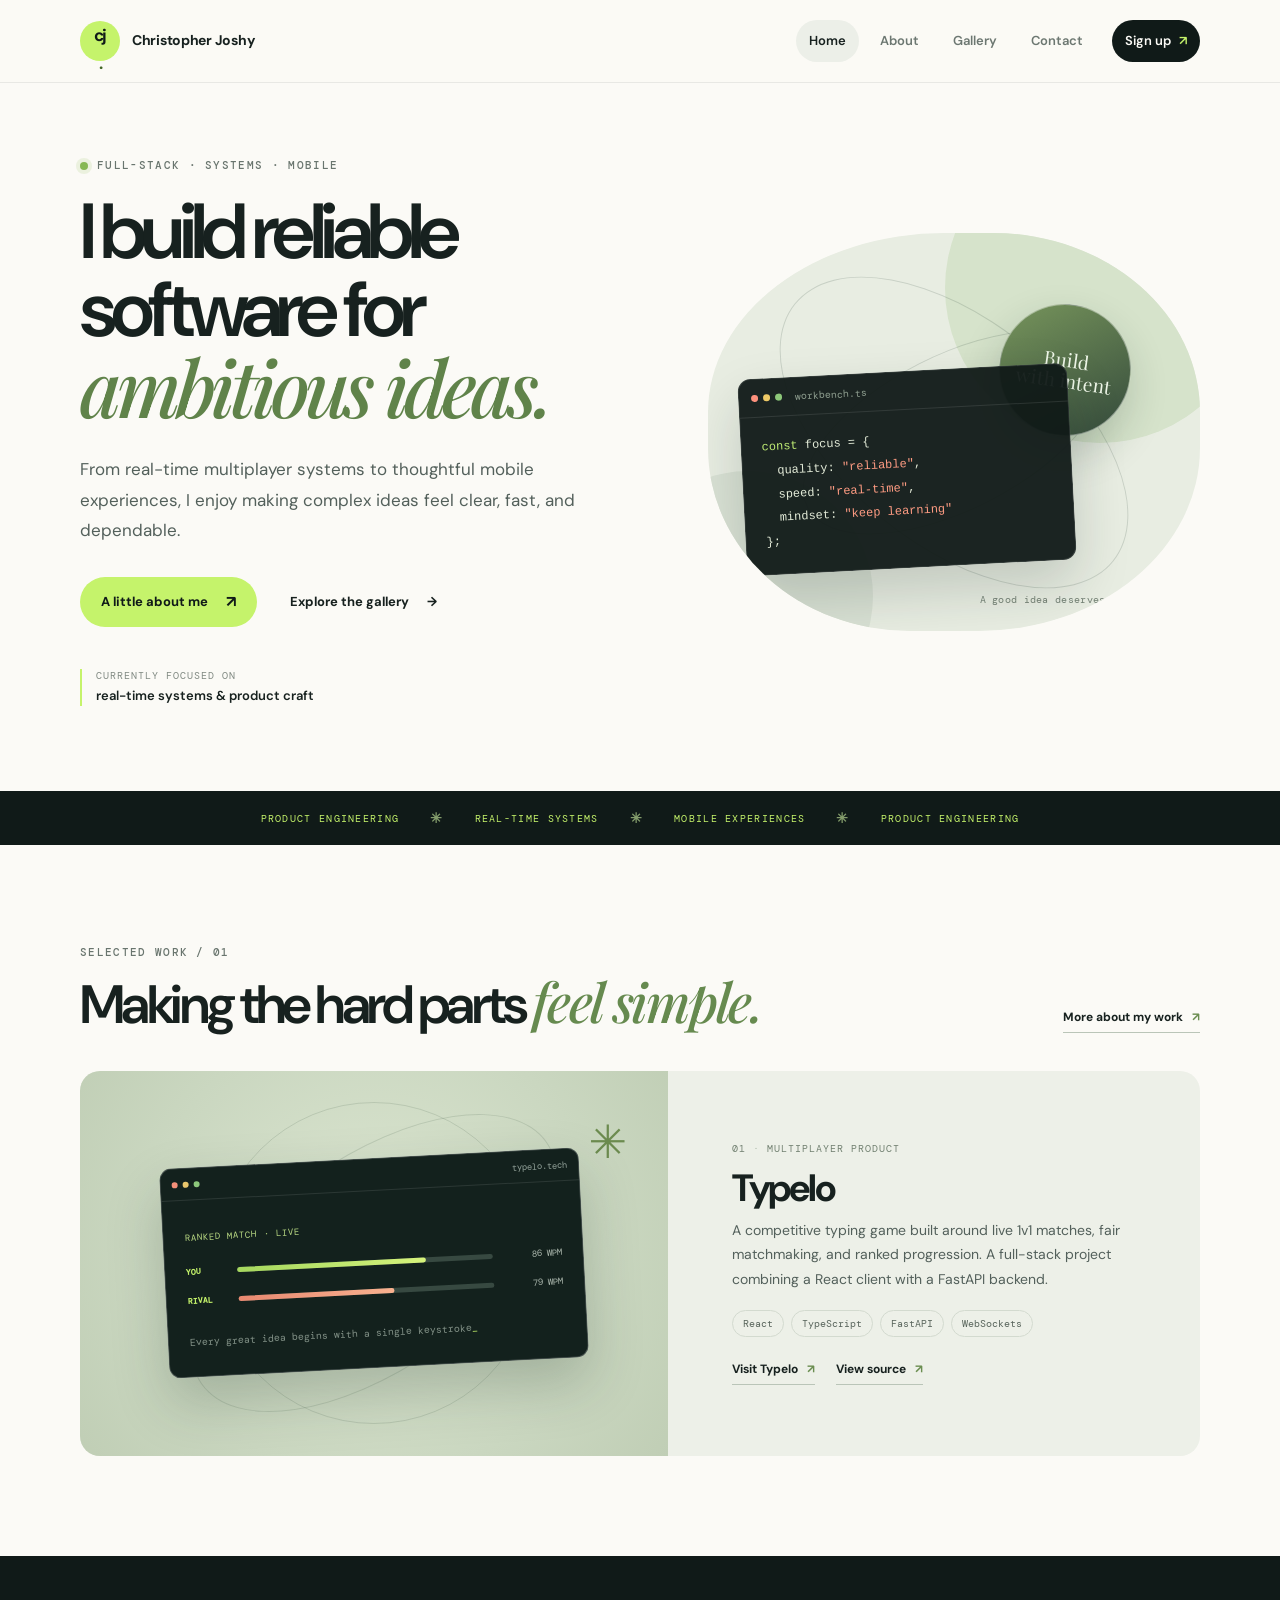
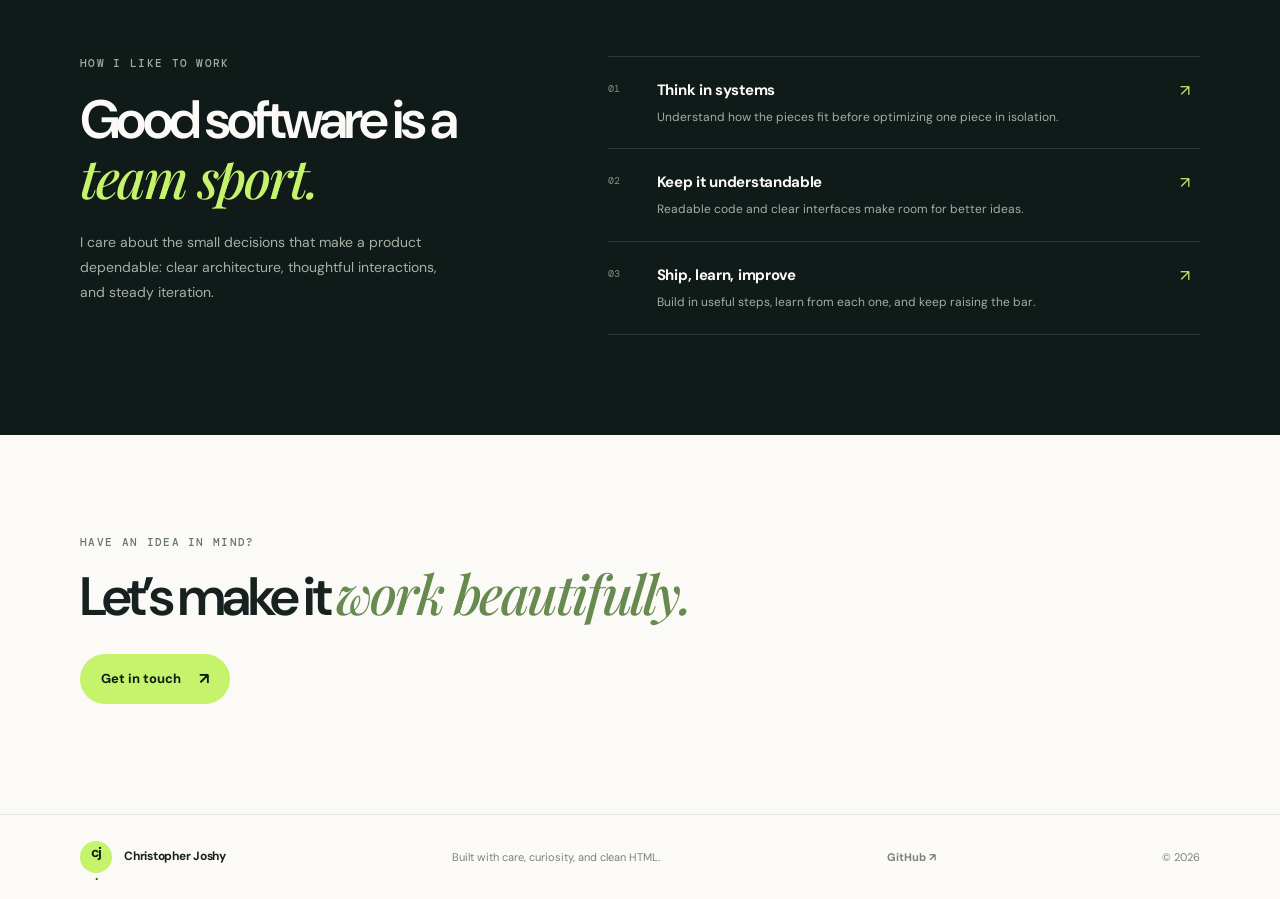
<file: index.html>
<!doctype html>
<html lang="en">
  <head>
    <meta charset="utf-8" />
    <meta name="viewport" content="width=device-width, initial-scale=1" />
    <meta name="description" content="The portfolio of Christopher Joshy, full-stack developer, systems programmer, and mobile app developer." />
    <meta name="theme-color" content="#101a18" />
    <title>Christopher Joshy — Developer & Builder</title>
    <link rel="stylesheet" href="styles.css" />
  </head>
  <body>
    <header class="site-header">
      <div class="container nav-wrap">
        <a class="brand" href="index.html" aria-label="Christopher Joshy home"><span class="brand-mark">cj<span>.</span></span><span class="brand-name">Christopher Joshy</span></a>
        <nav class="site-nav" aria-label="Main navigation">
          <a class="nav-link" href="index.html" aria-current="page">Home</a>
          <a class="nav-link" href="about.html">About</a>
          <a class="nav-link" href="gallery.html">Gallery</a>
          <a class="nav-link" href="contact.html">Contact</a>
          <a class="nav-cta" href="signup.html">Sign up <span aria-hidden="true">↗</span></a>
        </nav>
      </div>
    </header>

    <main>
      <section class="hero container">
        <div class="hero-copy">
          <p class="eyebrow"><span class="status-dot"></span> Full-stack · Systems · Mobile</p>
          <h1>I build reliable software for <span class="accent-text">ambitious ideas.</span></h1>
          <p class="hero-lede">From real-time multiplayer systems to thoughtful mobile experiences, I enjoy making complex ideas feel clear, fast, and dependable.</p>
          <div class="button-row">
            <a class="button button-primary" href="about.html">A little about me <span aria-hidden="true">↗</span></a>
            <a class="button button-quiet" href="gallery.html">Explore the gallery <span aria-hidden="true">→</span></a>
          </div>
          <div class="hero-footnote"><span>Currently focused on</span><strong>real-time systems & product craft</strong></div>
        </div>
        <div class="hero-art" aria-label="A small visual summary of my development work">
          <div class="orbit orbit-one"></div><div class="orbit orbit-two"></div>
          <div class="hero-orb"><span>Build<br />with intent</span></div>
          <div class="code-card">
            <div class="code-top"><span></span><span></span><span></span><small>workbench.ts</small></div>
            <pre><code><i>const</i> focus = {
  quality: <b>"reliable"</b>,
  speed: <b>"real-time"</b>,
  mindset: <b>"keep learning"</b>
};</code></pre>
          </div>
          <span class="art-caption">A good idea deserves a solid build.</span>
        </div>
      </section>

      <section class="ticker" aria-label="Areas of work">
        <div class="ticker-inner"><span>PRODUCT ENGINEERING</span><b>✳</b><span>REAL-TIME SYSTEMS</span><b>✳</b><span>MOBILE EXPERIENCES</span><b>✳</b><span>PRODUCT ENGINEERING</span></div>
      </section>

      <section class="section container">
        <div class="section-heading">
          <div><p class="eyebrow">Selected work / 01</p><h2>Making the hard parts <span class="serif-accent">feel simple.</span></h2></div>
          <a class="text-link" href="about.html">More about my work <span aria-hidden="true">↗</span></a>
        </div>
        <article class="feature-project">
          <div class="project-visual" aria-hidden="true">
            <div class="project-window">
              <div class="window-bar"><span></span><span></span><span></span><small>typelo.tech</small></div>
              <div class="race-track"><span class="track-label">RANKED MATCH · LIVE</span><div class="race-line"><b>YOU</b><span class="track-fill"></span><em>86 WPM</em></div><div class="race-line second"><b>RIVAL</b><span class="track-fill"></span><em>79 WPM</em></div><div class="word-strip">Every great idea begins with a single keystroke<span>_</span></div></div>
            </div>
            <span class="visual-spark">✳</span>
          </div>
          <div class="project-copy">
            <p class="project-kicker">01 <span>·</span> Multiplayer product</p>
            <h3>Typelo</h3>
            <p>A competitive typing game built around live 1v1 matches, fair matchmaking, and ranked progression. A full-stack project combining a React client with a FastAPI backend.</p>
            <ul class="tag-list" aria-label="Technologies used"><li>React</li><li>TypeScript</li><li>FastAPI</li><li>WebSockets</li></ul>
            <div class="project-links"><a class="text-link" href="https://www.typelo.tech/" target="_blank" rel="noreferrer">Visit Typelo <span aria-hidden="true">↗</span></a><a class="text-link" href="https://github.com/ChristopherJoshy/Typelo" target="_blank" rel="noreferrer">View source <span aria-hidden="true">↗</span></a></div>
          </div>
        </article>
      </section>

      <section class="section section-dark">
        <div class="container approach-grid">
          <div><p class="eyebrow eyebrow-light">How I like to work</p><h2>Good software is a <span class="serif-accent">team sport.</span></h2><p class="section-intro">I care about the small decisions that make a product dependable: clear architecture, thoughtful interactions, and steady iteration.</p></div>
          <div class="approach-list">
            <article><span>01</span><div><h3>Think in systems</h3><p>Understand how the pieces fit before optimizing one piece in isolation.</p></div><b aria-hidden="true">↗</b></article>
            <article><span>02</span><div><h3>Keep it understandable</h3><p>Readable code and clear interfaces make room for better ideas.</p></div><b aria-hidden="true">↗</b></article>
            <article><span>03</span><div><h3>Ship, learn, improve</h3><p>Build in useful steps, learn from each one, and keep raising the bar.</p></div><b aria-hidden="true">↗</b></article>
          </div>
        </div>
      </section>

      <section class="closing container">
        <p class="eyebrow">Have an idea in mind?</p><h2>Let’s make it <span class="serif-accent">work beautifully.</span></h2>
        <a class="button button-primary" href="contact.html">Get in touch <span aria-hidden="true">↗</span></a>
      </section>
    </main>

    <footer class="site-footer"><div class="container footer-inner"><a class="brand" href="index.html"><span class="brand-mark">cj<span>.</span></span><span class="brand-name">Christopher Joshy</span></a><p>Built with care, curiosity, and clean HTML.</p><a href="https://github.com/ChristopherJoshy" target="_blank" rel="noreferrer">GitHub ↗</a><span>© 2026</span></div></footer>
  </body>
</html>
</file>
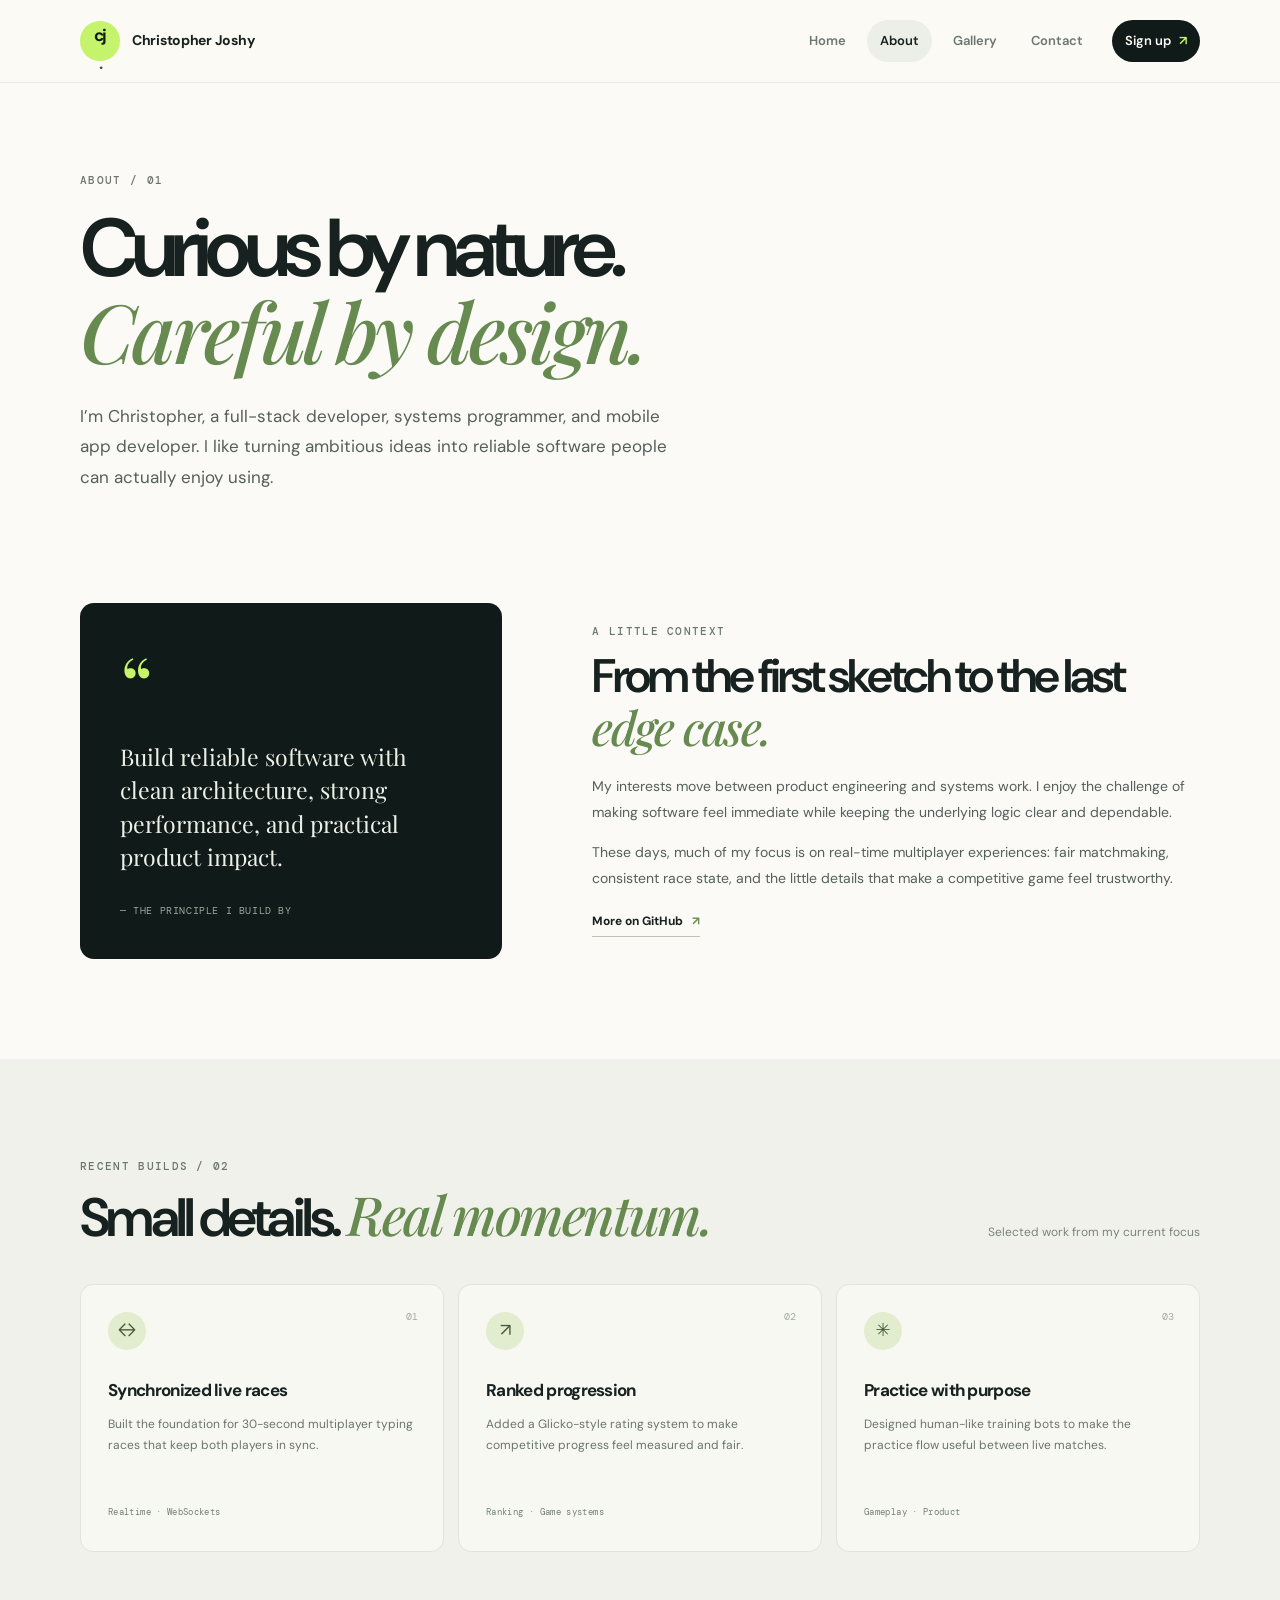
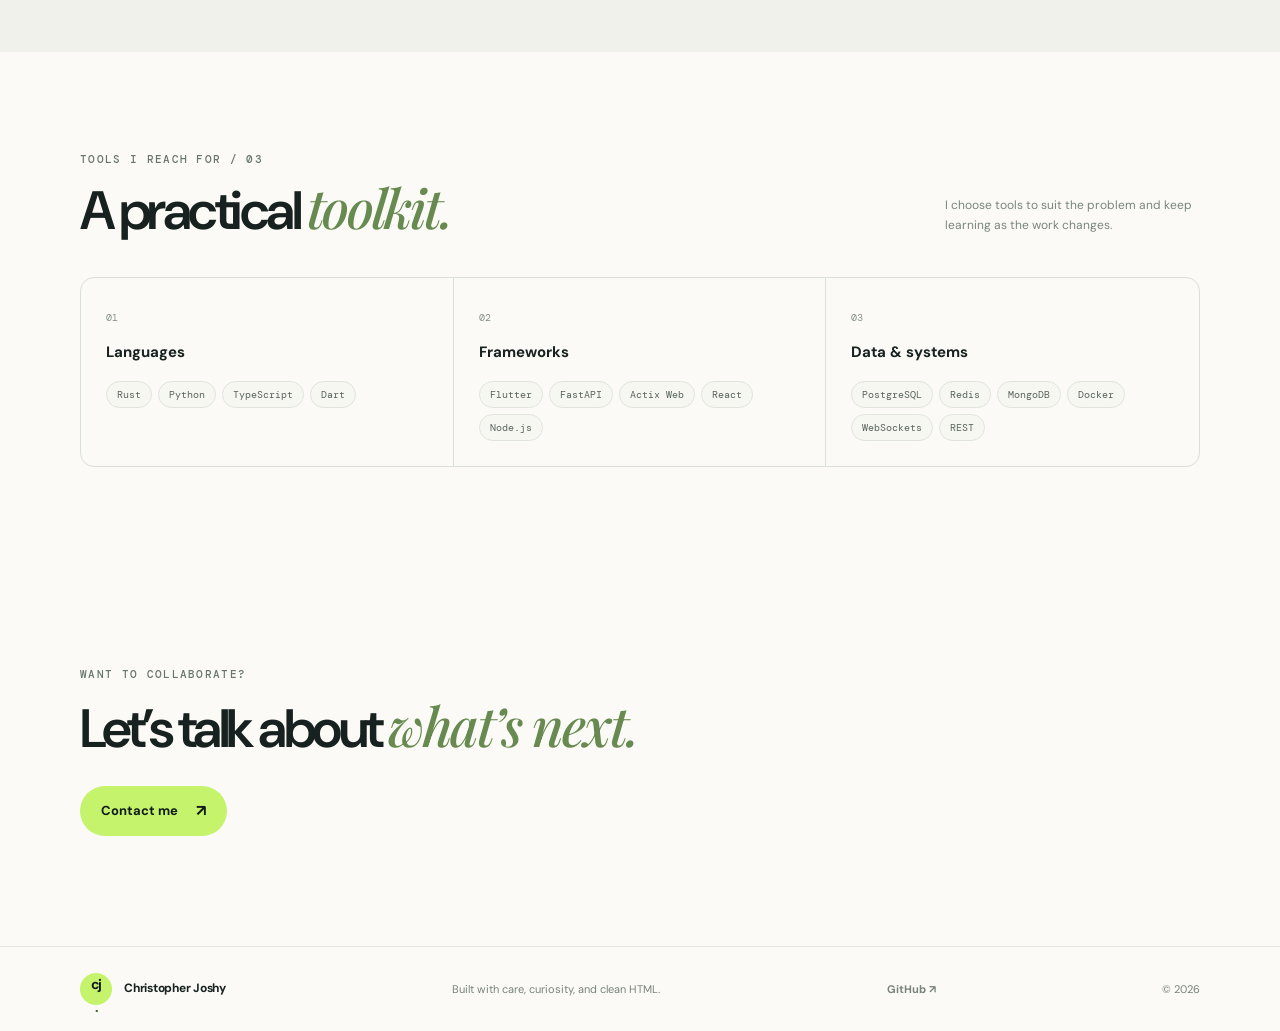
<file: about.html>
<!doctype html>
<html lang="en">
  <head>
    <meta charset="utf-8" />
    <meta name="viewport" content="width=device-width, initial-scale=1" />
    <meta name="description" content="About Christopher Joshy: full-stack developer, systems programmer, and mobile app developer." />
    <meta name="theme-color" content="#101a18" />
    <title>About — Christopher Joshy</title>
    <link rel="stylesheet" href="styles.css" />
  </head>
  <body>
    <header class="site-header"><div class="container nav-wrap"><a class="brand" href="index.html" aria-label="Christopher Joshy home"><span class="brand-mark">cj<span>.</span></span><span class="brand-name">Christopher Joshy</span></a><nav class="site-nav" aria-label="Main navigation"><a class="nav-link" href="index.html">Home</a><a class="nav-link" href="about.html" aria-current="page">About</a><a class="nav-link" href="gallery.html">Gallery</a><a class="nav-link" href="contact.html">Contact</a><a class="nav-cta" href="signup.html">Sign up <span aria-hidden="true">↗</span></a></nav></div></header>
    <main>
      <section class="page-hero container"><p class="eyebrow">About / 01</p><h1>Curious by nature.<br /><span class="serif-accent">Careful by design.</span></h1><p class="page-lede">I’m Christopher, a full-stack developer, systems programmer, and mobile app developer. I like turning ambitious ideas into reliable software people can actually enjoy using.</p></section>
      <section class="section container about-grid">
        <div class="about-note"><span class="note-mark">“</span><p>Build reliable software with clean architecture, strong performance, and practical product impact.</p><span class="note-signature">— The principle I build by</span></div>
        <div class="about-copy"><p class="eyebrow">A little context</p><h2>From the first sketch to the last <span class="serif-accent">edge case.</span></h2><p>My interests move between product engineering and systems work. I enjoy the challenge of making software feel immediate while keeping the underlying logic clear and dependable.</p><p>These days, much of my focus is on real-time multiplayer experiences: fair matchmaking, consistent race state, and the little details that make a competitive game feel trustworthy.</p><a class="text-link" href="https://github.com/ChristopherJoshy" target="_blank" rel="noreferrer">More on GitHub <span aria-hidden="true">↗</span></a></div>
      </section>

      <section class="section section-tint"><div class="container"><div class="section-heading"><div><p class="eyebrow">Recent builds / 02</p><h2>Small details. <span class="serif-accent">Real momentum.</span></h2></div><span class="section-side-note">Selected work from my current focus</span></div>
        <div class="milestone-grid">
          <article class="milestone-card"><span class="milestone-number">01</span><div class="milestone-icon">↔</div><h3>Synchronized live races</h3><p>Built the foundation for 30-second multiplayer typing races that keep both players in sync.</p><span class="milestone-tag">Realtime · WebSockets</span></article>
          <article class="milestone-card"><span class="milestone-number">02</span><div class="milestone-icon">↗</div><h3>Ranked progression</h3><p>Added a Glicko-style rating system to make competitive progress feel measured and fair.</p><span class="milestone-tag">Ranking · Game systems</span></article>
          <article class="milestone-card"><span class="milestone-number">03</span><div class="milestone-icon">✳</div><h3>Practice with purpose</h3><p>Designed human-like training bots to make the practice flow useful between live matches.</p><span class="milestone-tag">Gameplay · Product</span></article>
        </div>
      </div></section>

      <section class="section container"><div class="section-heading"><div><p class="eyebrow">Tools I reach for / 03</p><h2>A practical <span class="serif-accent">toolkit.</span></h2></div><p class="section-side-note">I choose tools to suit the problem and keep learning as the work changes.</p></div>
        <div class="stack-grid">
          <article><span class="stack-index">01</span><h3>Languages</h3><div class="tag-list"><span>Rust</span><span>Python</span><span>TypeScript</span><span>Dart</span></div></article>
          <article><span class="stack-index">02</span><h3>Frameworks</h3><div class="tag-list"><span>Flutter</span><span>FastAPI</span><span>Actix Web</span><span>React</span><span>Node.js</span></div></article>
          <article><span class="stack-index">03</span><h3>Data & systems</h3><div class="tag-list"><span>PostgreSQL</span><span>Redis</span><span>MongoDB</span><span>Docker</span><span>WebSockets</span><span>REST</span></div></article>
        </div>
      </section>
      <section class="closing container"><p class="eyebrow">Want to collaborate?</p><h2>Let’s talk about <span class="serif-accent">what’s next.</span></h2><a class="button button-primary" href="contact.html">Contact me <span aria-hidden="true">↗</span></a></section>
    </main>
    <footer class="site-footer"><div class="container footer-inner"><a class="brand" href="index.html"><span class="brand-mark">cj<span>.</span></span><span class="brand-name">Christopher Joshy</span></a><p>Built with care, curiosity, and clean HTML.</p><a href="https://github.com/ChristopherJoshy" target="_blank" rel="noreferrer">GitHub ↗</a><span>© 2026</span></div></footer>
  </body>
</html>
</file>
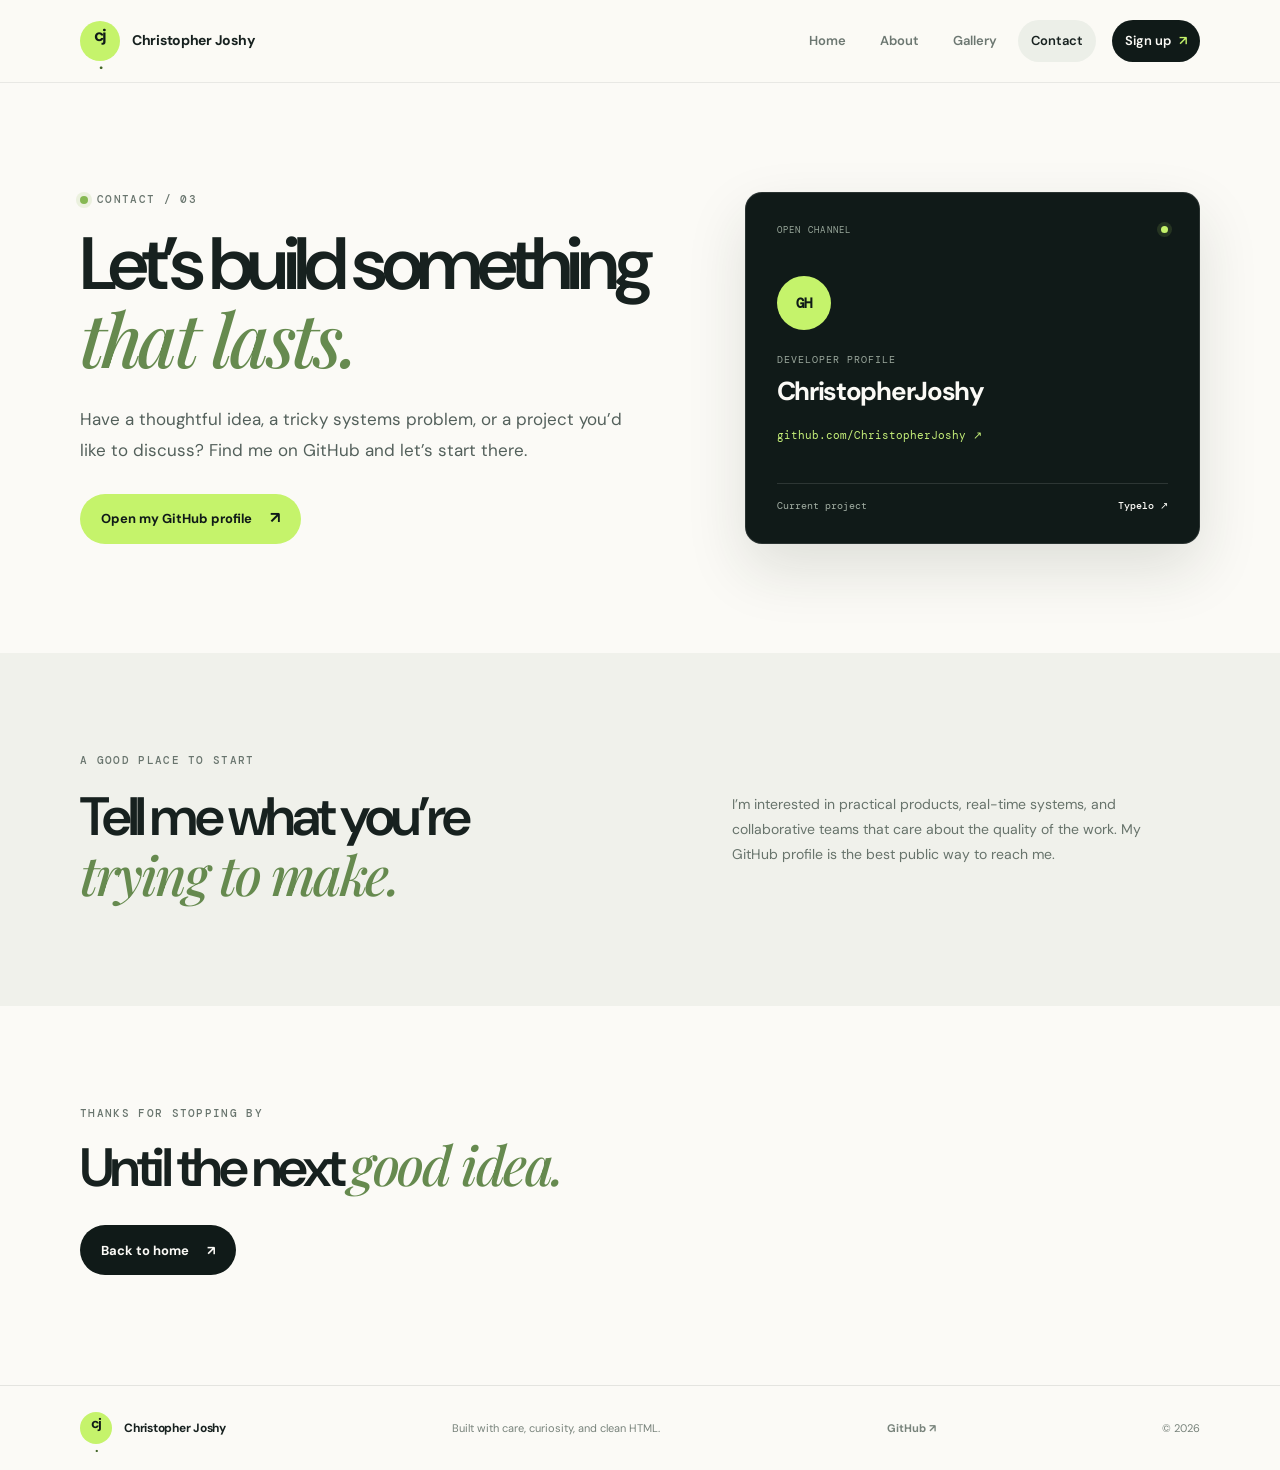
<file: contact.html>
<!doctype html>
<html lang="en">
  <head>
    <meta charset="utf-8" />
    <meta name="viewport" content="width=device-width, initial-scale=1" />
    <meta name="description" content="Contact Christopher Joshy and explore his work on GitHub." />
    <meta name="theme-color" content="#101a18" />
    <title>Contact — Christopher Joshy</title>
    <link rel="stylesheet" href="styles.css" />
  </head>
  <body>
    <header class="site-header"><div class="container nav-wrap"><a class="brand" href="index.html" aria-label="Christopher Joshy home"><span class="brand-mark">cj<span>.</span></span><span class="brand-name">Christopher Joshy</span></a><nav class="site-nav" aria-label="Main navigation"><a class="nav-link" href="index.html">Home</a><a class="nav-link" href="about.html">About</a><a class="nav-link" href="gallery.html">Gallery</a><a class="nav-link" href="contact.html" aria-current="page">Contact</a><a class="nav-cta" href="signup.html">Sign up <span aria-hidden="true">↗</span></a></nav></div></header>
    <main>
      <section class="contact-hero container"><div class="contact-intro"><p class="eyebrow"><span class="status-dot"></span> Contact / 03</p><h1>Let’s build something <span class="serif-accent">that lasts.</span></h1><p class="page-lede">Have a thoughtful idea, a tricky systems problem, or a project you’d like to discuss? Find me on GitHub and let’s start there.</p><a class="button button-primary" href="https://github.com/ChristopherJoshy" target="_blank" rel="noreferrer">Open my GitHub profile <span aria-hidden="true">↗</span></a></div>
        <aside class="contact-card"><span class="contact-card-top">OPEN CHANNEL <i></i></span><div class="github-mark" aria-hidden="true">GH</div><p class="contact-label">Developer profile</p><h2>ChristopherJoshy</h2><a href="https://github.com/ChristopherJoshy" target="_blank" rel="noreferrer">github.com/ChristopherJoshy <span aria-hidden="true">↗</span></a><div class="contact-card-bottom"><span>Current project</span><a href="https://www.typelo.tech/" target="_blank" rel="noreferrer">Typelo <span aria-hidden="true">↗</span></a></div></aside>
      </section>
      <section class="section section-tint contact-note"><div class="container contact-note-inner"><div><p class="eyebrow">A good place to start</p><h2>Tell me what you’re <span class="serif-accent">trying to make.</span></h2></div><p>I’m interested in practical products, real-time systems, and collaborative teams that care about the quality of the work. My GitHub profile is the best public way to reach me.</p></div></section>
      <section class="closing container"><p class="eyebrow">Thanks for stopping by</p><h2>Until the next <span class="serif-accent">good idea.</span></h2><a class="button button-secondary" href="index.html">Back to home <span aria-hidden="true">↗</span></a></section>
    </main>
    <footer class="site-footer"><div class="container footer-inner"><a class="brand" href="index.html"><span class="brand-mark">cj<span>.</span></span><span class="brand-name">Christopher Joshy</span></a><p>Built with care, curiosity, and clean HTML.</p><a href="https://github.com/ChristopherJoshy" target="_blank" rel="noreferrer">GitHub ↗</a><span>© 2026</span></div></footer>
  </body>
</html>
</file>
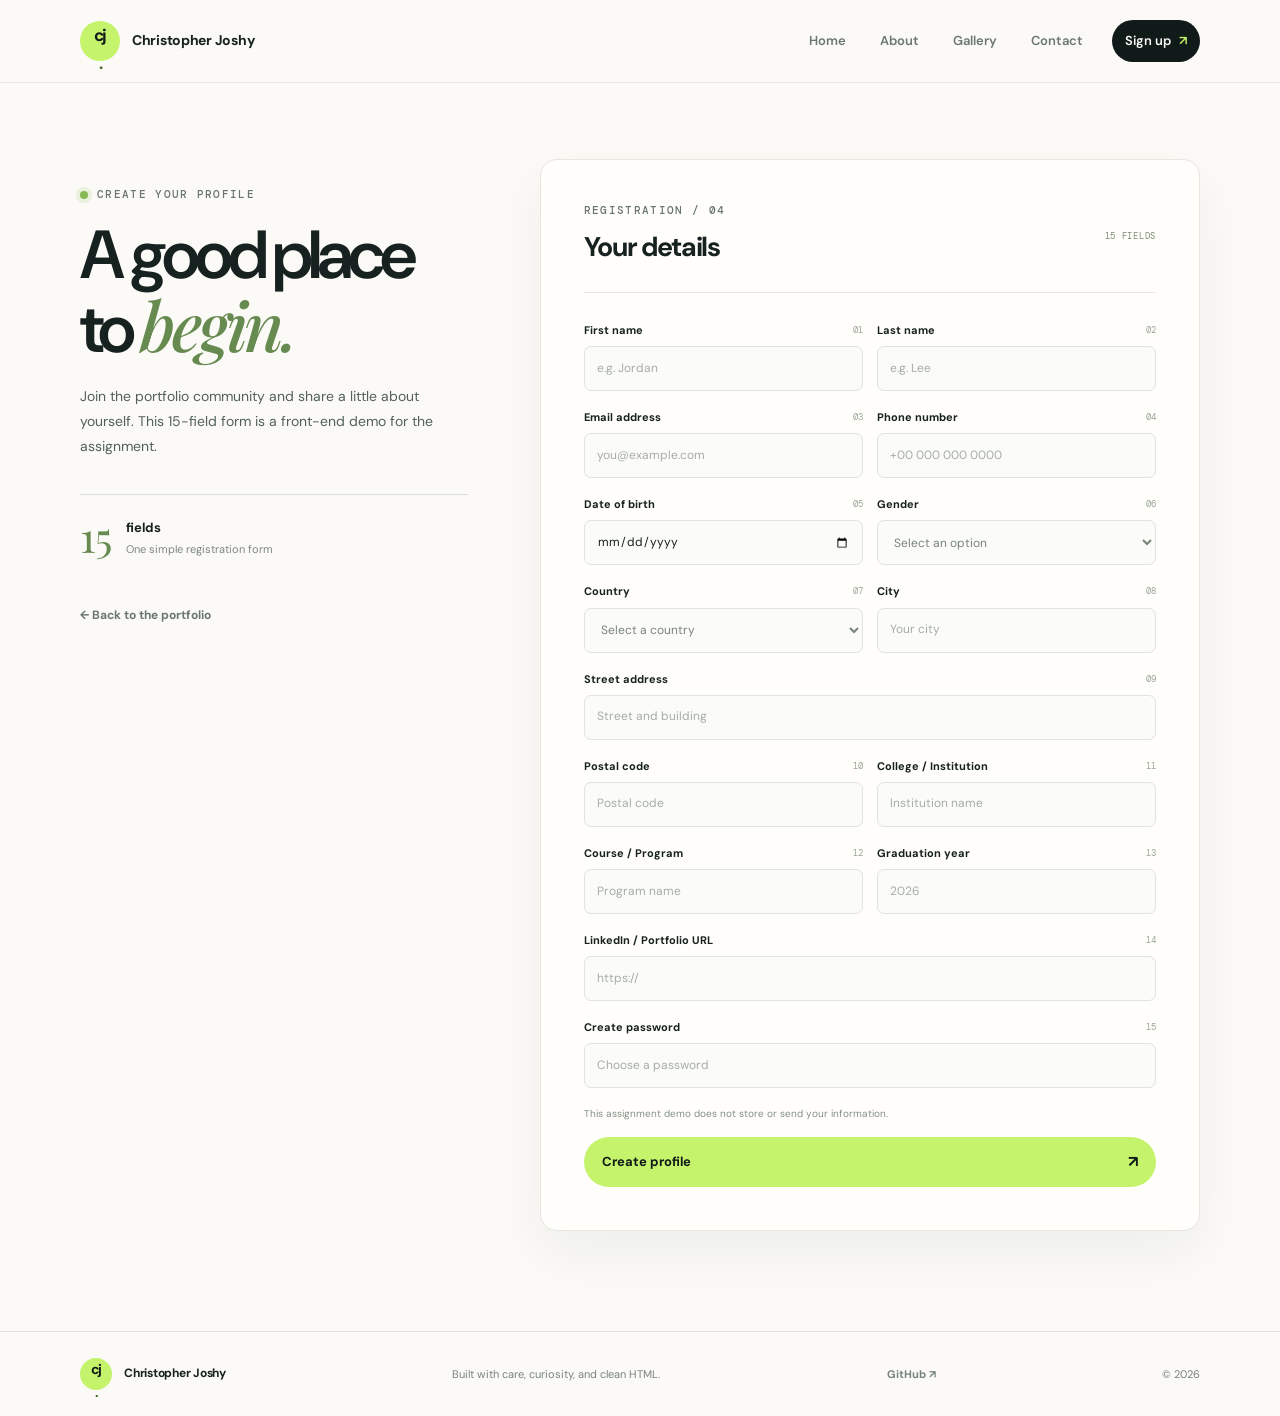
<file: signup.html>
<!doctype html>
<html lang="en">
  <head>
    <meta charset="utf-8" />
    <meta name="viewport" content="width=device-width, initial-scale=1" />
    <meta name="description" content="Create a profile with the 15-field registration form in Christopher Joshy's portfolio assignment." />
    <meta name="theme-color" content="#101a18" />
    <title>Sign up — Christopher Joshy</title>
    <link rel="stylesheet" href="styles.css" />
  </head>
  <body>
    <header class="site-header"><div class="container nav-wrap"><a class="brand" href="index.html" aria-label="Christopher Joshy home"><span class="brand-mark">cj<span>.</span></span><span class="brand-name">Christopher Joshy</span></a><nav class="site-nav" aria-label="Main navigation"><a class="nav-link" href="index.html">Home</a><a class="nav-link" href="about.html">About</a><a class="nav-link" href="gallery.html">Gallery</a><a class="nav-link" href="contact.html">Contact</a><a class="nav-cta" href="signup.html" aria-current="page">Sign up <span aria-hidden="true">↗</span></a></nav></div></header>
    <main>
      <section class="signup-layout container">
        <aside class="signup-aside"><p class="eyebrow"><span class="status-dot"></span> Create your profile</p><h1>A good place to <span class="serif-accent">begin.</span></h1><p>Join the portfolio community and share a little about yourself. This 15-field form is a front-end demo for the assignment.</p><div class="signup-aside-note"><span>15</span><div><strong>fields</strong><small>One simple registration form</small></div></div><a class="signup-back" href="index.html">← Back to the portfolio</a></aside>
        <section class="form-panel" aria-labelledby="form-title"><div class="form-heading"><div><p class="eyebrow">Registration / 04</p><h2 id="form-title">Your details</h2></div><span class="form-count">15 FIELDS</span></div>
          <form onsubmit="return false;" novalidate>
            <div class="form-grid">
              <div class="field"><label for="first-name">First name <span>01</span></label><input id="first-name" name="first_name" type="text" autocomplete="given-name" placeholder="e.g. Jordan" /></div>
              <div class="field"><label for="last-name">Last name <span>02</span></label><input id="last-name" name="last_name" type="text" autocomplete="family-name" placeholder="e.g. Lee" /></div>
              <div class="field"><label for="email">Email address <span>03</span></label><input id="email" name="email" type="email" autocomplete="email" placeholder="you@example.com" /></div>
              <div class="field"><label for="phone">Phone number <span>04</span></label><input id="phone" name="phone" type="tel" autocomplete="tel" placeholder="+00 000 000 0000" /></div>
              <div class="field"><label for="birth-date">Date of birth <span>05</span></label><input id="birth-date" name="birth_date" type="date" /></div>
              <div class="field"><label for="gender">Gender <span>06</span></label><select id="gender" name="gender"><option value="" selected>Select an option</option><option>Woman</option><option>Man</option><option>Non-binary</option><option>Prefer not to say</option></select></div>
              <div class="field"><label for="country">Country <span>07</span></label><select id="country" name="country"><option value="" selected>Select a country</option><option>India</option><option>United States</option><option>United Kingdom</option><option>Other</option></select></div>
              <div class="field"><label for="city">City <span>08</span></label><input id="city" name="city" type="text" autocomplete="address-level2" placeholder="Your city" /></div>
              <div class="field field-full"><label for="address">Street address <span>09</span></label><input id="address" name="address" type="text" autocomplete="street-address" placeholder="Street and building" /></div>
              <div class="field"><label for="postal-code">Postal code <span>10</span></label><input id="postal-code" name="postal_code" type="text" autocomplete="postal-code" placeholder="Postal code" /></div>
              <div class="field"><label for="institution">College / Institution <span>11</span></label><input id="institution" name="institution" type="text" placeholder="Institution name" /></div>
              <div class="field"><label for="course">Course / Program <span>12</span></label><input id="course" name="course" type="text" placeholder="Program name" /></div>
              <div class="field"><label for="graduation-year">Graduation year <span>13</span></label><input id="graduation-year" name="graduation_year" type="number" inputmode="numeric" placeholder="2026" /></div>
              <div class="field field-full"><label for="portfolio-url">LinkedIn / Portfolio URL <span>14</span></label><input id="portfolio-url" name="portfolio_url" type="url" placeholder="https://" /></div>
              <div class="field field-full"><label for="password">Create password <span>15</span></label><input id="password" name="password" type="password" autocomplete="new-password" placeholder="Choose a password" /></div>
            </div>
            <p class="form-note">This assignment demo does not store or send your information.</p>
            <button class="button button-primary form-submit" type="submit">Create profile <span aria-hidden="true">↗</span></button>
          </form>
        </section>
      </section>
    </main>
    <footer class="site-footer"><div class="container footer-inner"><a class="brand" href="index.html"><span class="brand-mark">cj<span>.</span></span><span class="brand-name">Christopher Joshy</span></a><p>Built with care, curiosity, and clean HTML.</p><a href="https://github.com/ChristopherJoshy" target="_blank" rel="noreferrer">GitHub ↗</a><span>© 2026</span></div></footer>
  </body>
</html>
</file>
<file: styles.css>
@import url('https://fonts.googleapis.com/css2?family=DM+Mono:wght@400;500&family=DM+Sans:wght@400;500;600;700&family=Playfair+Display:ital,wght@0,500;0,600;1,500;1,600&display=swap');

:root {
  color-scheme: light;
  --ink: #17211f;
  --ink-soft: #53605b;
  --forest: #101a18;
  --forest-light: #192724;
  --cream: #f5f4ef;
  --paper: #fbfaf6;
  --line: #dadfd8;
  --lime: #c5f36b;
  --coral: #ff8b72;
  --mono: 'DM Mono', 'SFMono-Regular', Consolas, monospace;
  --sans: 'DM Sans', Inter, ui-sans-serif, system-ui, sans-serif;
  --serif: 'Playfair Display', Georgia, serif;
}

* { box-sizing: border-box; }
html { scroll-behavior: smooth; }
body { margin: 0; color: var(--ink); background: var(--paper); font-family: var(--sans); font-size: 16px; line-height: 1.65; }
a { color: inherit; text-decoration: none; }
img { display: block; max-width: 100%; }
button, input, select { font: inherit; }
.container { width: min(1120px, calc(100% - 48px)); margin-inline: auto; }

.site-header { position: relative; z-index: 2; border-bottom: 1px solid rgba(23, 33, 31, .08); background: rgba(251, 250, 246, .92); }
.nav-wrap { min-height: 82px; display: flex; align-items: center; justify-content: space-between; gap: 28px; }
.brand { display: inline-flex; align-items: center; gap: 12px; white-space: nowrap; }
.brand-mark { display: grid; place-items: center; width: 40px; height: 40px; border-radius: 50%; color: var(--forest); background: var(--lime); font-size: 17px; font-weight: 700; letter-spacing: -.08em; }
.brand-mark span { color: #426527; }
.brand-name { font-size: 14px; font-weight: 700; letter-spacing: -.02em; }
.site-nav { display: flex; align-items: center; gap: 8px; }
.nav-link, .nav-cta { padding: 10px 13px; border-radius: 999px; font-size: 13px; font-weight: 600; transition: background .2s ease, color .2s ease, transform .2s ease; }
.nav-link { color: #6c7771; }
.nav-link:hover, .nav-link[aria-current="page"] { color: var(--ink); background: #ecefe8; }
.nav-cta { margin-left: 8px; color: var(--paper); background: var(--forest); }
.nav-cta span { padding-left: 5px; color: var(--lime); }
.nav-cta:hover { transform: translateY(-2px); background: #24342f; }

.hero { min-height: 590px; display: grid; grid-template-columns: 1.08fr .92fr; align-items: center; gap: 50px; padding-block: 75px 85px; }
.hero-copy { position: relative; z-index: 1; }
.eyebrow { display: flex; align-items: center; gap: 9px; margin: 0 0 20px; color: #69756e; font: 500 11px/1.4 var(--mono); letter-spacing: .12em; text-transform: uppercase; }
.status-dot { display: inline-block; width: 8px; height: 8px; border-radius: 50%; background: #86b853; box-shadow: 0 0 0 4px rgba(134, 184, 83, .14); }
h1, h2, h3, p { margin-top: 0; }
h1 { max-width: 650px; margin-bottom: 24px; font-size: clamp(46px, 6.4vw, 78px); font-weight: 600; line-height: .99; letter-spacing: -.075em; }
.accent-text { color: #60834a; font-family: var(--serif); font-weight: 500; font-style: italic; letter-spacing: -.065em; }
.serif-accent { color: #668a4f; font-family: var(--serif); font-weight: 500; font-style: italic; letter-spacing: -.045em; }
.hero-lede, .page-lede { max-width: 555px; margin-bottom: 31px; color: var(--ink-soft); font-size: 17px; line-height: 1.8; }
.button-row { display: flex; flex-wrap: wrap; align-items: center; gap: 12px; }
.button { min-height: 50px; display: inline-flex; align-items: center; justify-content: center; gap: 18px; padding: 0 21px; border: 0; border-radius: 999px; font-size: 13px; font-weight: 700; cursor: pointer; transition: transform .2s ease, background .2s ease, color .2s ease; }
.button:hover { transform: translateY(-2px); }
.button-primary { color: var(--forest); background: var(--lime); }
.button-primary:hover { background: #d3fb85; }
.button-primary span { font-size: 16px; }
.button-quiet { color: var(--ink); background: transparent; }
.button-quiet:hover { background: #eeeee7; }
.button-secondary { color: var(--paper); background: var(--forest); }
.button-secondary:hover { background: #273731; }
.hero-footnote { display: flex; flex-direction: column; gap: 3px; margin-top: 42px; padding-left: 14px; border-left: 2px solid var(--lime); }
.hero-footnote span { color: #818a83; font: 10px var(--mono); letter-spacing: .1em; text-transform: uppercase; }
.hero-footnote strong { font-size: 13px; font-weight: 600; }
.hero-art { position: relative; min-height: 398px; display: grid; place-items: center; overflow: hidden; border-radius: 48% 42% 45% 41% / 45% 45% 46% 46%; background: #e8ede2; isolation: isolate; }
.hero-art::before, .hero-art::after { position: absolute; z-index: -1; content: ''; border-radius: 50%; }
.hero-art::before { width: 310px; height: 310px; right: -55px; top: -100px; background: #d6e3cb; }
.hero-art::after { width: 250px; height: 250px; left: -85px; bottom: -90px; background: #d9e1d4; }
.orbit { position: absolute; border: 1px solid rgba(46, 67, 55, .17); border-radius: 50%; transform: rotate(-27deg); }
.orbit-one { width: 330px; height: 155px; }
.orbit-two { width: 410px; height: 225px; transform: rotate(39deg); }
.hero-orb { position: absolute; top: 71px; right: 69px; width: 132px; height: 132px; display: grid; place-items: center; border: 1px solid rgba(255,255,255,.4); border-radius: 50%; color: #eef6e8; background: linear-gradient(145deg, #78965c, #33493b); box-shadow: 0 18px 40px rgba(23, 50, 33, .2); font-family: var(--serif); font-size: 19px; line-height: 1.12; text-align: center; transform: rotate(8deg); }
.code-card { position: absolute; z-index: 1; left: 34px; bottom: 63px; width: min(330px, 82%); border: 1px solid rgba(255,255,255,.12); border-radius: 13px; color: #e4ecd9; background: rgba(16, 26, 24, .95); box-shadow: 0 25px 54px rgba(23, 40, 31, .18); transform: rotate(-3deg); }
.code-top { height: 38px; display: flex; align-items: center; gap: 5px; padding: 0 12px; border-bottom: 1px solid rgba(255,255,255,.1); }
.code-top > span { width: 7px; height: 7px; border-radius: 50%; background: #74866e; }
.code-top > span:first-child { background: #fd917d; }.code-top > span:nth-child(2) { background: #eec966; }.code-top > span:nth-child(3) { background: #8dc879; }
.code-top small { margin-left: 8px; color: #8f9f90; font: 10px var(--mono); }
.code-card pre { margin: 0; padding: 18px 20px 20px; overflow: auto; font: 12px/1.9 var(--mono); }
.code-card i { color: #c0ed75; font-style: normal; }.code-card b { color: #ff9c83; font-weight: 400; }
.art-caption { position: absolute; right: 0; bottom: 25px; color: #748175; font: 10px var(--mono); letter-spacing: .03em; }

.ticker { overflow: hidden; padding: 18px 0; color: var(--lime); background: var(--forest); }
.ticker-inner { width: max-content; display: flex; align-items: center; gap: 31px; margin: auto; font: 10px var(--mono); letter-spacing: .13em; }
.ticker-inner b { color: #839c6b; font-size: 14px; }
.section { padding-block: 100px; }
.section-heading { display: flex; align-items: end; justify-content: space-between; gap: 28px; margin-bottom: 38px; }
.section-heading .eyebrow { margin-bottom: 12px; }
.section-heading h2, .approach-grid h2, .closing h2, .about-copy h2, .contact-note h2 { margin-bottom: 0; font-size: clamp(34px, 4.6vw, 54px); font-weight: 600; line-height: 1.06; letter-spacing: -.065em; }
.text-link { display: inline-flex; align-items: center; gap: 9px; padding-bottom: 4px; border-bottom: 1px solid #bac5b8; font-size: 12px; font-weight: 700; transition: color .2s ease, border .2s ease; }
.text-link span { color: #6b8e51; }
.text-link:hover { color: #638148; border-color: #638148; }
.feature-project { display: grid; grid-template-columns: 1.05fr .95fr; overflow: hidden; min-height: 385px; border-radius: 20px; background: #edf0e8; }
.project-visual { position: relative; display: grid; place-items: center; min-height: 355px; overflow: hidden; background: radial-gradient(circle at 50% 46%, #dce6d1, #cad7c0 64%, #c0ceb5); }
.project-visual::before { position: absolute; width: 320px; height: 320px; border: 1px solid rgba(52, 78, 57, .15); border-radius: 50%; content: ''; }
.project-visual::after { position: absolute; width: 420px; height: 210px; border: 1px solid rgba(52, 78, 57, .15); border-radius: 50%; content: ''; transform: rotate(-35deg); }
.project-window { z-index: 1; width: min(420px, 84%); overflow: hidden; border: 1px solid rgba(255,255,255,.22); border-radius: 12px; background: #13211d; box-shadow: 0 25px 55px rgba(22,44,31,.23); transform: rotate(-3deg); }
.window-bar { height: 32px; display: flex; align-items: center; gap: 5px; padding: 0 11px; border-bottom: 1px solid rgba(255,255,255,.1); }
.window-bar > span { width: 6px; height: 6px; border-radius: 50%; background: #f48f79; }.window-bar > span:nth-child(2) { background: #e9c66c; }.window-bar > span:nth-child(3) { background: #8cc77b; }
.window-bar small { margin-left: auto; color: #92a199; font: 9px var(--mono); }
.race-track { padding: 22px 21px 25px; }
.track-label { color: #bbdb84; font: 9px var(--mono); letter-spacing: .12em; }
.race-line { display: grid; grid-template-columns: 42px 1fr 60px; align-items: center; gap: 9px; margin-top: 17px; color: white; font: 9px var(--mono); }
.race-line b { color: #c5f36b; font-size: 8px; }.race-line em { color: #abb7ad; font-style: normal; text-align: right; }
.track-fill { position: relative; height: 5px; border-radius: 99px; background: #374941; }.track-fill::before { position: absolute; width: 74%; height: 100%; border-radius: inherit; content: ''; background: linear-gradient(90deg, #a5d75e, #d6f37c); }.second .track-fill::before { width: 61%; background: linear-gradient(90deg, #e88870, #f8b18f); }
.word-strip { margin-top: 27px; color: #829187; font: 10px/1.8 var(--mono); }.word-strip span { color: var(--lime); }
.visual-spark { position: absolute; top: 34px; right: 41px; color: #6c8b4f; font-size: 46px; }
.project-copy { display: flex; flex-direction: column; align-items: flex-start; justify-content: center; padding: 50px clamp(28px, 5.2vw, 64px); }
.project-kicker { margin-bottom: 14px; color: #728071; font: 10px var(--mono); letter-spacing: .1em; text-transform: uppercase; }.project-kicker span { color: #b0bcae; }
.project-copy h3 { margin-bottom: 11px; font-size: 38px; line-height: 1; letter-spacing: -.06em; }
.project-copy > p:not(.project-kicker) { max-width: 430px; margin-bottom: 19px; color: var(--ink-soft); font-size: 14px; line-height: 1.75; }
.tag-list { display: flex; flex-wrap: wrap; gap: 7px; margin: 0; padding: 0; list-style: none; }
.tag-list li, .tag-list span { display: inline-flex; padding: 6px 10px; border: 1px solid #d3dacf; border-radius: 99px; color: #58645b; font: 10px var(--mono); }
.project-links { display: flex; flex-wrap: wrap; gap: 21px; margin-top: 23px; }
.section-dark { color: var(--paper); background: var(--forest); }
.eyebrow-light { color: #a1ada2; }
.approach-grid { display: grid; grid-template-columns: .85fr 1.15fr; gap: 90px; }
.approach-grid h2 { max-width: 410px; margin-bottom: 21px; }
.approach-grid .serif-accent { color: var(--lime); }
.section-intro { max-width: 360px; color: #a7b0a6; font-size: 14px; line-height: 1.8; }
.approach-list article { display: grid; grid-template-columns: 34px 1fr 20px; gap: 15px; align-items: start; padding: 21px 0; border-bottom: 1px solid rgba(255,255,255,.13); }
.approach-list article:first-child { border-top: 1px solid rgba(255,255,255,.13); }
.approach-list article > span { padding-top: 4px; color: #82917f; font: 10px var(--mono); }
.approach-list h3 { margin-bottom: 5px; font-size: 15px; letter-spacing: -.02em; }.approach-list p { margin: 0; color: #a4aea4; font-size: 12px; }
.approach-list article > b { color: var(--lime); font-weight: 400; }
.closing { display: flex; flex-direction: column; align-items: flex-start; padding-block: 100px 110px; }
.closing .eyebrow { margin-bottom: 15px; }.closing h2 { max-width: 620px; margin-bottom: 27px; }.closing .button { margin-top: 2px; }
.site-footer { border-top: 1px solid rgba(23, 33, 31, .1); background: var(--paper); }
.footer-inner { min-height: 84px; display: flex; align-items: center; justify-content: space-between; gap: 22px; }
.footer-inner .brand-mark { width: 32px; height: 32px; font-size: 14px; }.footer-inner .brand-name { font-size: 12px; }
.footer-inner p, .footer-inner > a:not(.brand), .footer-inner > span { margin: 0; color: #78837b; font-size: 11px; }.footer-inner > a:not(.brand) { font-weight: 700; }

.page-hero { padding-block: 90px 36px; }
.page-hero h1 { max-width: 780px; font-size: clamp(48px, 7vw, 82px); }
.page-hero .page-lede { max-width: 610px; margin-bottom: 0; }
.about-grid { display: grid; grid-template-columns: .82fr 1.18fr; align-items: center; gap: 90px; padding-top: 74px; }
.about-note { position: relative; padding: 48px 40px 36px; border-radius: 14px; color: #ecf0e7; background: var(--forest); }
.note-mark { color: var(--lime); font: 80px/.8 var(--serif); }
.about-note p { margin: 16px 0 23px; font: 23px/1.45 var(--serif); }.note-signature { color: #9ba99b; font: 10px var(--mono); letter-spacing: .06em; text-transform: uppercase; }
.about-copy .eyebrow { margin-bottom: 12px; }.about-copy h2 { margin-bottom: 19px; font-size: clamp(34px, 4.2vw, 47px); }.about-copy > p:not(.eyebrow) { color: var(--ink-soft); font-size: 14px; line-height: 1.85; }.about-copy .text-link { margin-top: 6px; }
.section-tint { background: #f0f1eb; }
.section-side-note { max-width: 255px; margin-bottom: 4px; color: #7a857d; font-size: 12px; line-height: 1.7; }
.milestone-grid { display: grid; grid-template-columns: repeat(3, 1fr); gap: 14px; }
.milestone-card { position: relative; min-height: 264px; padding: 27px; border: 1px solid #e0e4dc; border-radius: 13px; background: #f8f8f3; transition: transform .2s ease, box-shadow .2s ease; }
.milestone-card:hover { transform: translateY(-4px); box-shadow: 0 16px 35px rgba(29, 46, 32, .07); }
.milestone-number { position: absolute; top: 25px; right: 25px; color: #a1aca0; font: 10px var(--mono); }
.milestone-icon { width: 38px; height: 38px; display: grid; place-items: center; margin-bottom: 26px; border-radius: 50%; color: #465c3a; background: #e2eccf; font-size: 18px; }
.milestone-card h3 { margin-bottom: 10px; font-size: 17px; letter-spacing: -.04em; }.milestone-card p { min-height: 65px; margin-bottom: 18px; color: #69756c; font-size: 12px; line-height: 1.7; }.milestone-tag { color: #748274; font: 9px var(--mono); letter-spacing: .04em; }
.stack-grid { display: grid; grid-template-columns: repeat(3, 1fr); border: 1px solid var(--line); border-radius: 14px; overflow: hidden; }
.stack-grid article { min-height: 170px; padding: 25px; border-right: 1px solid var(--line); }.stack-grid article:last-child { border-right: 0; }.stack-index { color: #859184; font: 10px var(--mono); }.stack-grid h3 { margin: 10px 0 16px; font-size: 15px; }.stack-grid .tag-list { gap: 6px; }.stack-grid .tag-list span { border-color: #e0e4dc; background: #f7f7f2; }

.gallery-heading { padding-bottom: 52px; }
.gallery-grid { display: grid; grid-template-columns: 1.1fr .9fr .9fr; grid-auto-rows: 245px; gap: 14px; }
.gallery-item { position: relative; min-width: 0; min-height: 0; margin: 0; overflow: hidden; border-radius: 13px; background: #dfe5db; }
.gallery-item.gallery-tall { grid-row: span 2; }.gallery-item.gallery-wide { grid-column: span 2; }
.gallery-item::after { position: absolute; inset: 30% 0 0; content: ''; background: linear-gradient(transparent, rgba(11, 19, 16, .75)); pointer-events: none; }
.gallery-item img { width: 100%; height: 100%; object-fit: cover; transition: transform .6s cubic-bezier(.2,.7,.2,1); }
.gallery-item:hover img { transform: scale(1.045); }
.gallery-item figcaption { position: absolute; z-index: 1; right: 20px; bottom: 18px; left: 20px; display: flex; flex-direction: column; gap: 3px; color: #fff; }
.gallery-item figcaption span { color: #c7f18a; font: 9px var(--mono); letter-spacing: .1em; text-transform: uppercase; }.gallery-item figcaption strong { font: 19px var(--serif); font-weight: 500; }
.gallery-credit { margin: 18px 0 0; color: #879189; font: 10px var(--mono); }.gallery-credit a { color: #5d7849; text-decoration: underline; text-underline-offset: 3px; }

.contact-hero { display: grid; grid-template-columns: 1.12fr .88fr; align-items: center; gap: 85px; min-height: 570px; padding-block: 78px; }
.contact-intro h1 { max-width: 590px; font-size: clamp(48px, 6.4vw, 74px); }.contact-intro .page-lede { margin-bottom: 28px; }
.contact-card { position: relative; padding: 31px; border: 1px solid rgba(255,255,255,.11); border-radius: 17px; color: var(--paper); background: var(--forest); box-shadow: 0 25px 60px rgba(29, 45, 34, .13); }
.contact-card-top { display: flex; align-items: center; justify-content: space-between; color: #9aa99c; font: 9px var(--mono); letter-spacing: .14em; }.contact-card-top i { width: 7px; height: 7px; border-radius: 50%; background: var(--lime); box-shadow: 0 0 0 4px rgba(197, 243, 107, .12); }
.github-mark { width: 54px; height: 54px; display: grid; place-items: center; margin-top: 40px; border-radius: 50%; color: var(--forest); background: var(--lime); font: 700 14px var(--mono); }
.contact-label { margin: 23px 0 4px; color: #9ba89d; font: 10px var(--mono); letter-spacing: .1em; text-transform: uppercase; }.contact-card h2 { margin-bottom: 8px; font-size: 26px; letter-spacing: -.05em; }.contact-card > a { color: #c6f079; font: 11px var(--mono); }.contact-card-bottom { display: flex; justify-content: space-between; margin-top: 36px; padding-top: 15px; border-top: 1px solid rgba(255,255,255,.12); color: #a3afa4; font: 10px var(--mono); }.contact-card-bottom a { color: var(--paper); font-weight: 500; }
.contact-note-inner { display: grid; grid-template-columns: 1.1fr .9fr; align-items: center; gap: 80px; }.contact-note h2 { max-width: 500px; }.contact-note-inner > p { max-width: 420px; margin: 0; color: #67736b; font-size: 14px; line-height: 1.8; }

.signup-layout { display: grid; grid-template-columns: .74fr 1.26fr; align-items: start; gap: 72px; padding-block: 76px 100px; }
.signup-aside { position: sticky; top: 28px; padding-top: 28px; }.signup-aside h1 { max-width: 390px; margin-bottom: 21px; font-size: clamp(48px, 6vw, 68px); }.signup-aside > p:not(.eyebrow) { max-width: 360px; margin-bottom: 34px; color: var(--ink-soft); font-size: 14px; line-height: 1.8; }
.signup-aside-note { display: flex; align-items: center; gap: 14px; padding-top: 22px; border-top: 1px solid var(--line); }.signup-aside-note > span { color: #668a4f; font: 42px/.9 var(--serif); }.signup-aside-note div { display: flex; flex-direction: column; gap: 2px; }.signup-aside-note strong { font-size: 13px; }.signup-aside-note small { color: #7d8880; font-size: 11px; }.signup-back { display: inline-block; margin-top: 48px; color: #6b776e; font-size: 12px; font-weight: 700; }.signup-back:hover { color: #60834a; }
.form-panel { padding: clamp(24px, 4vw, 43px); border: 1px solid #e5e7df; border-radius: 17px; background: #fffefa; box-shadow: 0 22px 55px rgba(26, 42, 31, .055); }
.form-heading { display: flex; align-items: center; justify-content: space-between; gap: 16px; margin-bottom: 28px; padding-bottom: 22px; border-bottom: 1px solid #e7e9e3; }.form-heading .eyebrow { margin-bottom: 7px; }.form-heading h2 { margin: 0; font-size: 27px; letter-spacing: -.05em; }.form-count { color: #7c8c74; font: 9px var(--mono); letter-spacing: .08em; }
.form-grid { display: grid; grid-template-columns: 1fr 1fr; gap: 17px 14px; }.field { min-width: 0; }.field-full { grid-column: 1 / -1; }.field label { display: flex; align-items: center; justify-content: space-between; margin-bottom: 7px; font-size: 11px; font-weight: 700; }.field label span { color: #9aa598; font: 9px var(--mono); }
.field input, .field select { width: 100%; min-height: 45px; padding: 0 12px; border: 1px solid #dfe4dc; border-radius: 7px; outline: none; color: var(--ink); background: #fbfcf8; font-size: 12px; transition: border .2s ease, box-shadow .2s ease; }
.field input::placeholder { color: #a5ada5; }.field select { color: #78837a; }.field input:focus, .field select:focus { border-color: #86a56a; box-shadow: 0 0 0 3px rgba(134, 165, 106, .14); }
.form-note { margin: 18px 0 14px; color: #849087; font-size: 10px; }.form-submit { width: 100%; justify-content: space-between; padding-inline: 18px; }

@media (max-width: 800px) {
  .container { width: min(100% - 36px, 640px); }
  .nav-wrap { min-height: 74px; align-items: flex-start; flex-direction: column; justify-content: center; gap: 12px; padding-block: 14px; }
  .site-nav { width: 100%; justify-content: space-between; gap: 2px; }
  .nav-link, .nav-cta { padding: 8px 9px; font-size: 11px; }.nav-cta { margin-left: 0; }
  .hero { grid-template-columns: 1fr; gap: 40px; padding-block: 65px 58px; }.hero-art { width: min(100%, 510px); min-height: 350px; margin-inline: auto; }
  .section { padding-block: 75px; }.feature-project { grid-template-columns: 1fr; }.project-visual { min-height: 315px; }.project-copy { padding: 36px 30px 39px; }
  .approach-grid { grid-template-columns: 1fr; gap: 37px; }.closing { padding-block: 74px 82px; }
  .about-grid { grid-template-columns: 1fr; gap: 38px; padding-top: 58px; }.about-note { max-width: 470px; }
  .milestone-grid { grid-template-columns: 1fr; }.milestone-card { min-height: 0; }.milestone-card p { min-height: 0; }
  .stack-grid { grid-template-columns: 1fr; }.stack-grid article { min-height: auto; border-right: 0; border-bottom: 1px solid var(--line); }.stack-grid article:last-child { border-bottom: 0; }
  .gallery-grid { grid-template-columns: 1fr 1fr; grid-auto-rows: 225px; }.gallery-item.gallery-tall { grid-row: span 2; }.gallery-item.gallery-wide { grid-column: span 2; }
  .contact-hero { grid-template-columns: 1fr; gap: 42px; min-height: auto; padding-block: 68px 75px; }.contact-card { max-width: 480px; }.contact-note-inner { grid-template-columns: 1fr; gap: 25px; }
  .signup-layout { grid-template-columns: 1fr; gap: 38px; padding-block: 60px 75px; }.signup-aside { position: static; padding-top: 0; }.signup-aside h1 { max-width: 520px; }.signup-aside-note { max-width: 360px; }.signup-back { margin-top: 20px; }
  .footer-inner { flex-wrap: wrap; padding-block: 20px; }.footer-inner p { order: 3; width: 100%; }
}

@media (max-width: 480px) {
  .container { width: calc(100% - 30px); }
  .brand-name { font-size: 12px; }.brand-mark { width: 36px; height: 36px; }
  .site-nav { flex-wrap: wrap; justify-content: flex-start; }.nav-link, .nav-cta { padding: 7px 9px; }
  .hero { padding-top: 52px; }.hero h1 { font-size: clamp(43px, 14vw, 62px); }.hero-lede, .page-lede { font-size: 15px; }.hero-art { min-height: 300px; }.hero-orb { top: 38px; right: 30px; width: 108px; height: 108px; font-size: 16px; }.code-card { left: 18px; bottom: 48px; }.art-caption { right: 8px; font-size: 8px; }
  .ticker-inner { gap: 18px; font-size: 9px; }.section-heading { align-items: flex-start; flex-direction: column; gap: 17px; }.section-heading h2, .approach-grid h2, .closing h2, .contact-note h2 { font-size: 38px; }
  .project-visual { min-height: 255px; }.project-copy { padding-inline: 21px; }.project-copy h3 { font-size: 34px; }
  .page-hero { padding-top: 62px; }.page-hero h1 { font-size: clamp(45px, 13vw, 62px); }.about-note { padding: 34px 28px 30px; }.about-note p { font-size: 21px; }
  .gallery-grid { grid-template-columns: 1fr; grid-auto-rows: 245px; }.gallery-item.gallery-tall, .gallery-item.gallery-wide { grid-column: auto; grid-row: auto; }.gallery-item.gallery-tall { height: 330px; }
  .contact-intro h1 { font-size: clamp(45px, 13vw, 62px); }.contact-card { padding: 25px; }
  .form-panel { padding: 22px 17px; }.form-grid { grid-template-columns: 1fr; }.field-full { grid-column: auto; }.form-heading h2 { font-size: 24px; }
  .footer-inner { gap: 13px; }.footer-inner .brand-name { font-size: 11px; }
}

@media (prefers-reduced-motion: reduce) {
  *, *::before, *::after { scroll-behavior: auto !important; transition-duration: .01ms !important; animation-duration: .01ms !important; animation-iteration-count: 1 !important; }
}
</file>
